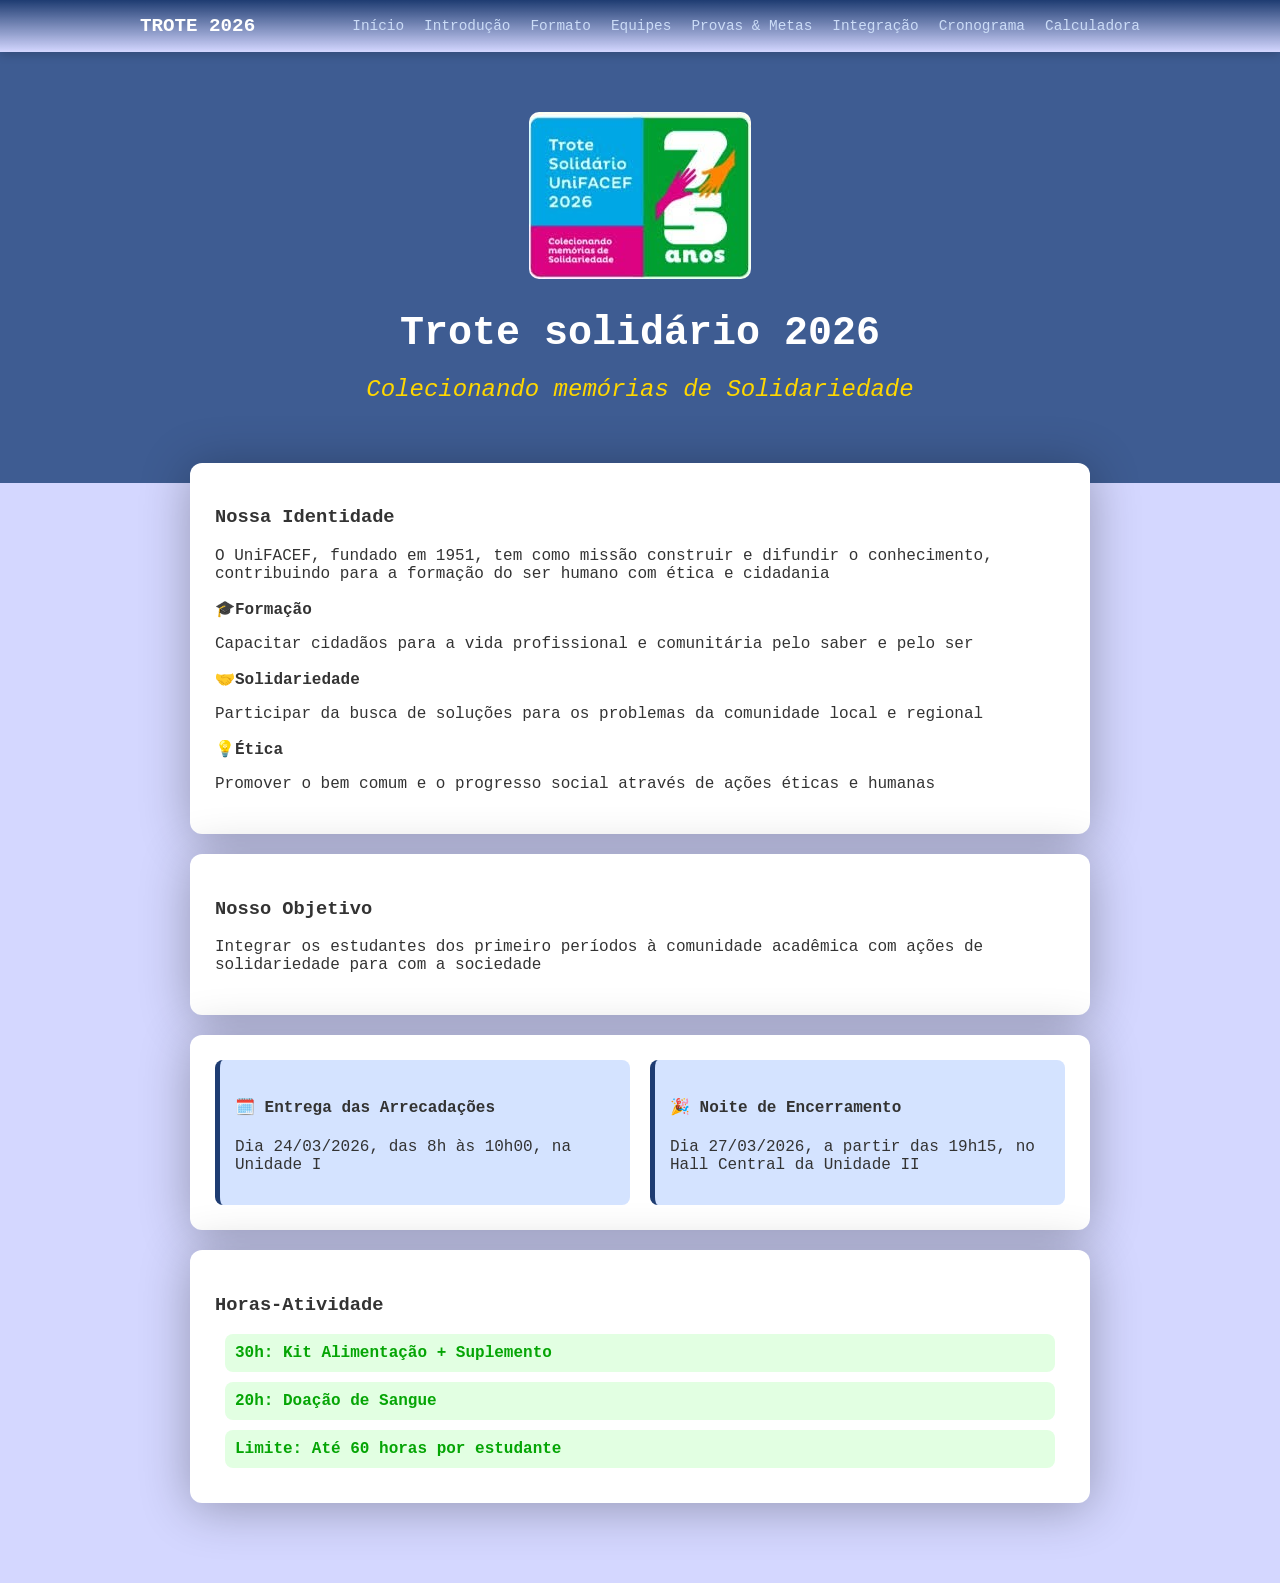
<file: index.html>
<!DOCTYPE html>
<html lang="pt-br">
<head>
    <meta charset="UTF-8">
    <meta name="viewport" content="width=device-width, initial-scale=1.0">
    <link rel="stylesheet" href="style.css">
    <title>Trote Solidário</title>
</head>
<body>

    <nav class="menu-principal">

        <div class="menu-container">
            <a href="index.html" class="logo">Trote 2026</a>

            <ul class="lista">
                
                <li> <a href="index.html"> Início </a> </li>

                <li> <a href="introducao.html"> Introdução </a> </li>

                <li> <a href="formato.html"> Formato </a> </li>

                <li> <a href="equipes.html"> Equipes </a> </li>

                <li> <a href="provas.html"> Provas & Metas </a> </li>

                <li> <a href="integracao.html"> Integração </a> </li>
                
                <li> <a href="cronograma.html"> Cronograma </a> </li>

                <li> <a href="calculadora.html"> Calculadora </a> </li>
            
            </ul>
            
        </div>

    </nav>

    <header class="cabecalho">
        <div class="cabecalho-container">

            <img src="trote-solidario.png" alt="Trote solidário 2026">            
            <h1> Trote solidário 2026 </h1>
            <h2> Colecionando memórias de Solidariedade </h2>

        </div>
    </header>

    <main class="principal">

        <section class="secao">
            <h3>Nossa Identidade</h3>
            <p>O UniFACEF, fundado em 1951, tem como missão construir e difundir o conhecimento, contribuindo para a formação do ser humano com ética e cidadania</p>
            <strong>🎓Formação</strong>
            <p>Capacitar cidadãos para a vida profissional e comunitária pelo saber e pelo ser</p>
            <strong>🤝Solidariedade</strong>
            <p>Participar da busca de soluções para os problemas da comunidade local e regional</p>
            <strong>💡Ética</strong>
            <p>Promover o bem comum e o progresso social através de ações éticas e humanas</p>           
        </section>

        <section class="secao">
            <h3>Nosso Objetivo</h3>
            <p>Integrar os estudantes dos primeiro períodos à comunidade acadêmica com ações de solidariedade para com a sociedade</p>
        </section>

        <section class="secao" id="section3">
            <div>
                <h4>🗓️ Entrega das Arrecadações</h4>
                <p>Dia 24/03/2026, das 8h às 10h00, na Unidade I</p>
            </div>
                
            <div>
                <h4>🎉 Noite de Encerramento</h4>
                <p>Dia 27/03/2026, a partir das 19h15, no Hall Central da Unidade II</p>
            </div>
        </section>

        <section class="secao" id="section4">
            <h3>Horas-Atividade</h3>
            <div class="caixa-importante">30h: Kit Alimentação + Suplemento</div>
            <div class="caixa-importante">20h: Doação de Sangue</div>
            <div class="caixa-importante">Limite: Até 60 horas por estudante</div>
        </section>

    </main>

</body>
</html>
</file>
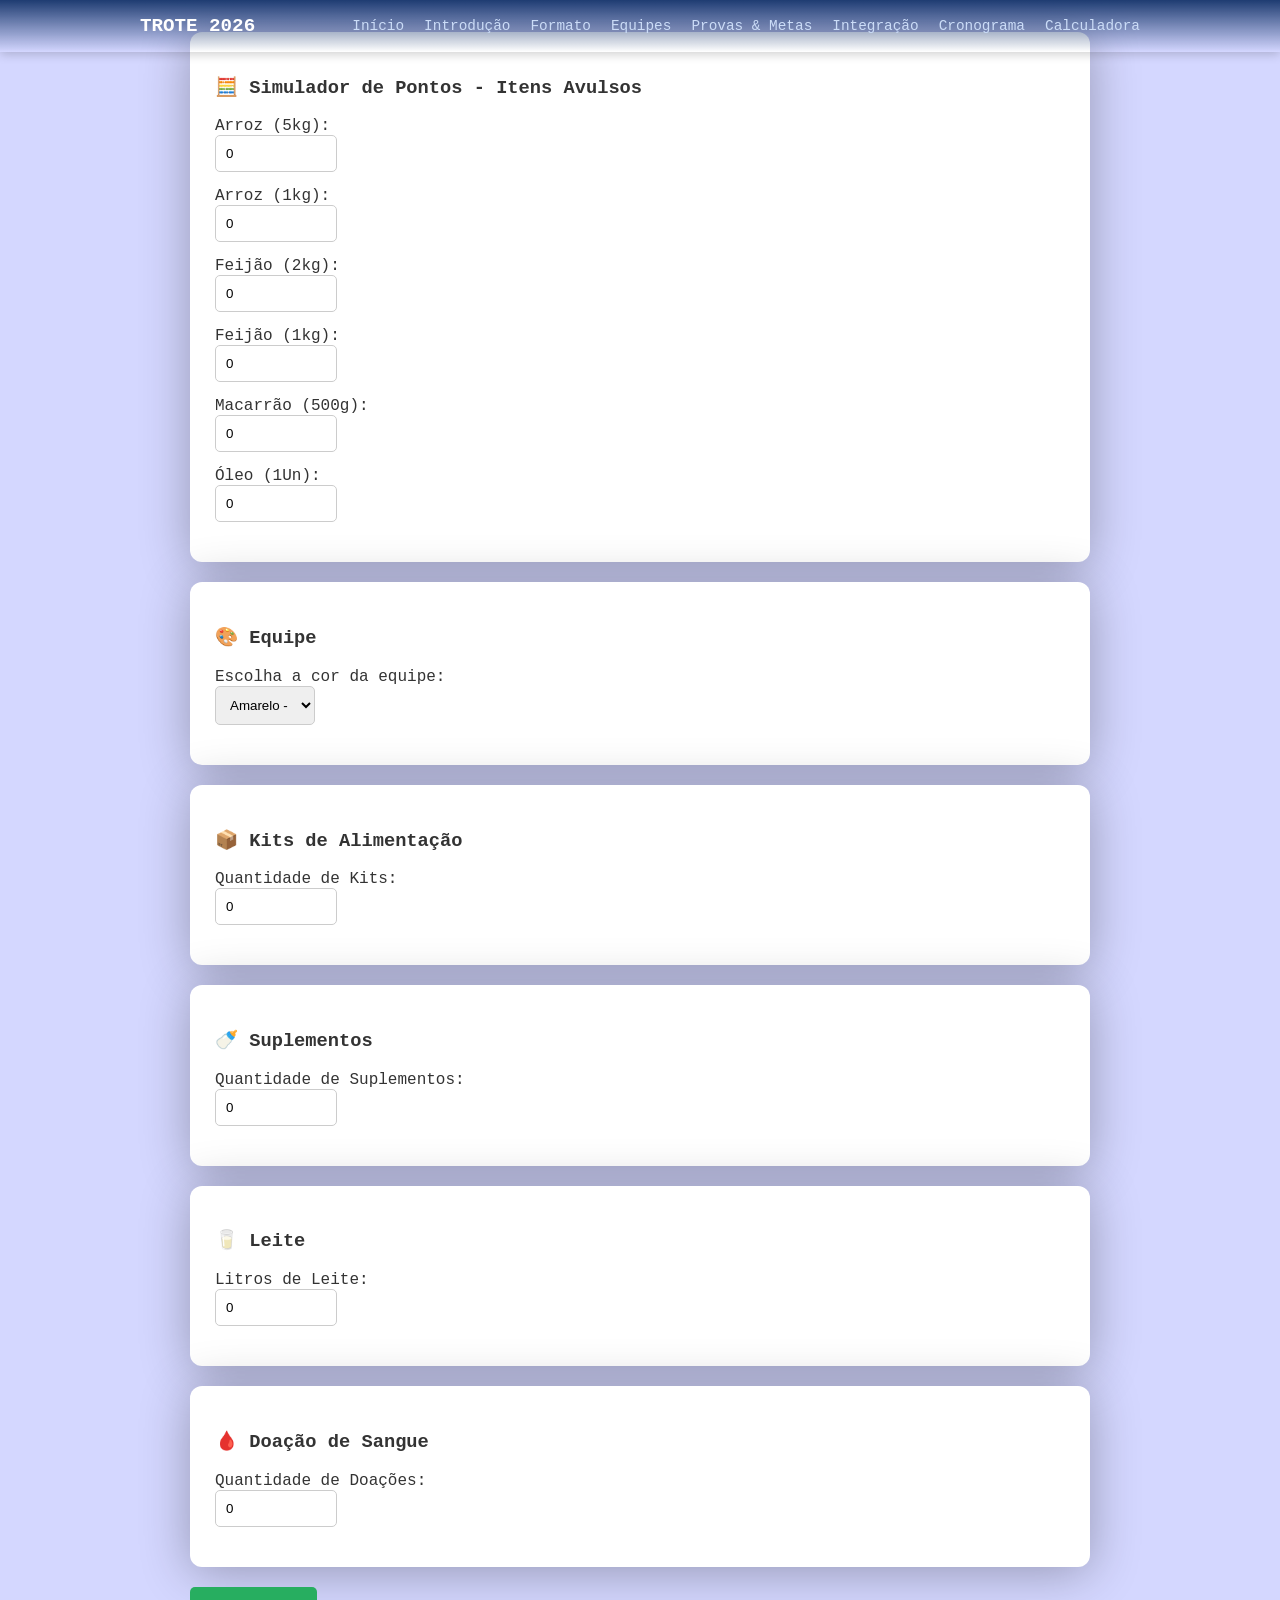
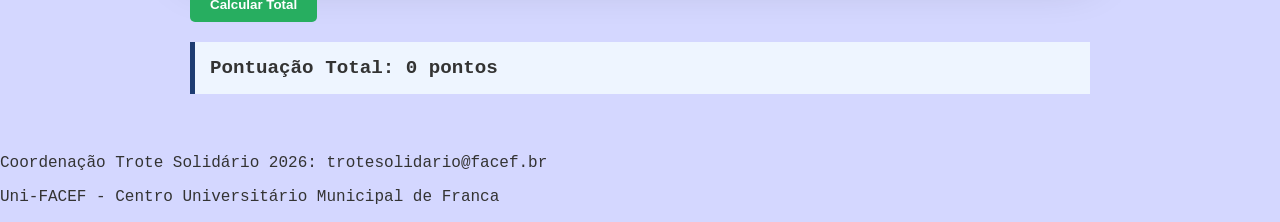
<file: calculadora.html>
<!DOCTYPE html>
<html lang="pt-br">
<head>
    <meta charset="UTF-8"/>
    <link rel="stylesheet" href="style.css">
    <script src="script.js" defer></script>
    <title> Trote Solidário </title>
</head>
 
<body>
 
<nav class="menu-principal">
    <div class="menu-container">
        <a href="index.html" class="logo"> Trote 2026 </a>
        <ul class="lista">
            <li><a href="index.html"> Início </a></li> 
            <li><a href="introducao.html"> Introdução </a></li>
            <li><a href="formato.html"> Formato </a></li> 
            <li><a href="equipes.html"> Equipes </a></li>
            <li><a href="provas.html"> Provas & Metas </a></li> 
            <li><a href="integracao.html"> Integração </a></li>
            <li><a href="cronograma.html"> Cronograma </a></li> 
            <li><a href="calculadora.html"> Calculadora </a></li>
        </ul>    
    </div> 
</nav>
 
<main class="principal">
 
    <section>
        <h3> 🧮 Simulador de Pontos - Itens Avulsos </h3>
        <div>
 
            <div class="form-group">
                <label> Arroz (5kg): </label>
                <input type="number" value="0" min="0" id="qtdeArroz"/>
            </div>
 
            <div class="form-group">
                <label> Arroz (1kg): </label>
                <input type="number" value="0" min="0" id="qtdeArroz1kg"/>
            </div>
 
            <div class="form-group">
                <label> Feijão (2kg): </label>
                <input type="number" value="0" min="0" id="qtdeFeijao"/>
            </div>
 
            <div class="form-group">
                <label> Feijão (1kg): </label>
                <input type="number" value="0" min="0" id="qtdeFeijao1kg"/>
            </div>
 
            <div class="form-group">
                <label> Macarrão (500g): </label>
                <input type="number" value="0" min="0" id="qtdeMacarrao"/>
            </div>
 
            <div class="form-group">
                <label> Óleo (1Un): </label>
                <input type="number" value="0" min="0" id="qtdeOleo"/>
            </div>
 
        </div>
    </section>  
 
 
    <section>
        <h3> 🎨 Equipe </h3>
        <div>
 
            <div class="form-group">
                <label> Escolha a cor da equipe: </label>
                <select id="cor">
                    <option value="amarelo"> Amarelo - Comunicação Social </option>
                    <option value="cinza"> Cinza - Psicologia </option>
                    <option value="laranja"> Laranja - Letras </option>
                    <option value="marrom"> Marrom - Medicina </option>
                    <option value="preto"> Preto - Eng. Software </option>
                    <option value="rosa"> Rosa - Ciências Contábeis </option>
                    <option value="roxo"> Roxo - Engenharias </option>
                    <option value="verde"> Verde - Computação </option>
                    <option value="vermelho"> Vermelho - Administração </option>
                </select>
            </div>
 
        </div>
    </section>
 
 
    <section>
        <h3> 📦 Kits de Alimentação </h3>
        <div>
 
            <div class="form-group">
                <label> Quantidade de Kits: </label>
                <input type="number" id="qtdeKits" min="0" value="0"/>
            </div>
 
        </div>
    </section>
 
 
    <section>
        <h3> 🍼 Suplementos </h3>
        <div>
 
            <div class="form-group">
                <label> Quantidade de Suplementos: </label>
                <input type="number" id="qtdeSuplemento" min="0" value="0"/>
            </div>
 
        </div>
    </section>
 
 
    <section>
        <h3> 🥛 Leite </h3>
        <div>
 
            <div class="form-group">
                <label> Litros de Leite: </label>
                <input type="number" id="qtdeLeite" min="0" value="0"/>
            </div>
 
        </div>
    </section>
 
 
    <section>
        <h3> 🩸 Doação de Sangue </h3>
        <div>
 
            <div class="form-group">
                <label> Quantidade de Doações: </label>
                <input type="number" id="qtdeSangue" min="0" value="0"/>
            </div>
 
        </div>
    </section>
 
 
    <button onclick="calcular()"> Calcular Total </button>
 
    <div id="result" class="resultado">
        Pontuação Total: 0 pontos
    </div>
 
</main>    
 
<footer>
    <p>Coordenação Trote Solidário 2026: trotesolidario@facef.br</p>
    <p>Uni-FACEF - Centro Universitário Municipal de Franca</p>
</footer>
</file>
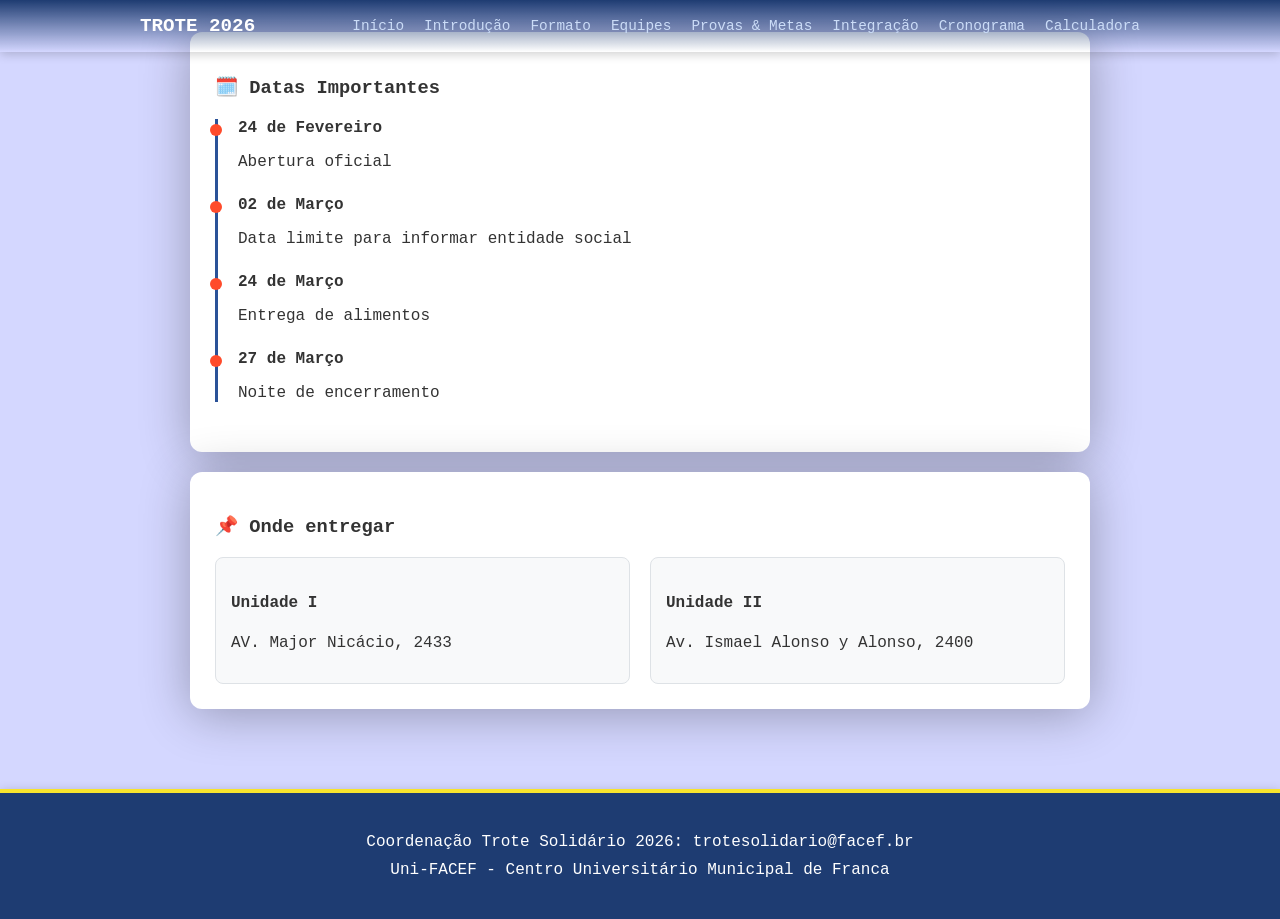
<file: cronograma.html>
<!DOCTYPE html>
<html lang="pt-br">
<head>
    <meta charset="UTF-8">
    <meta name="viewport" content="width=device-width, initial-scale=1.0">
    <link rel="stylesheet" href="style.css">
    <title>Cronograma - Trote 2026</title>
</head>
<body>

    <nav class="menu-principal">

        <div class="menu-container">
            <a href="index.html" class="logo">Trote 2026</a>

            <ul class="lista">
                
                <li> <a href="index.html"> Início </a> </li>

                <li> <a href="introducao.html"> Introdução </a> </li>

                <li> <a href="formato.html"> Formato </a> </li>

                <li> <a href="equipes.html"> Equipes </a> </li>

                <li> <a href="provas.html"> Provas & Metas </a> </li>

                <li> <a href="integracao.html"> Integração </a> </li>
                
                <li> <a href="cronograma.html"> Cronograma </a> </li>

                <li> <a href="calculadora.html"> Calculadora </a> </li>
            
            </ul>
            
        </div>

    </nav>

    <main class="principal">

        <section>

            <h3>🗓️ Datas Importantes</h3>

            <div class="timeline">

                <div class="evento">
                    
                    <strong>24 de Fevereiro</strong>
                    <p>Abertura oficial</p>
                
                </div>

                <div class="evento">
                
                    <strong>02 de Março</strong>
                    <p>Data limite para informar entidade social</p>
                
                </div>

                <div class="evento">
                
                    <strong>24 de Março</strong>
                    <p>Entrega de alimentos</p>

                </div>

                <div class="evento">
                
                    <strong>27 de Março</strong>
                    <p>Noite de encerramento</p>

                </div>
            
            </div>
        </section>

        <section>
            <h3>📌 Onde entregar</h3>
            
            <div class="grid-locais">
                <div class="local">
                    <h4>Unidade I</h4>
                    <p>AV. Major Nicácio, 2433</p>
                </div>

                <div class="local">
                    <h4>Unidade II</h4>
                    <p>Av. Ismael Alonso y Alonso, 2400</p>
                </div>
            </div>

        </section>

    </main>

    <footer class="rodape">
            <div class="menu-rodape">
                <p>Coordenação Trote Solidário 2026: trotesolidario@facef.br</p>
                <p>Uni-FACEF - Centro Universitário Municipal de Franca</p>
            </div>
        </footer>
</body>
</html>
</file>
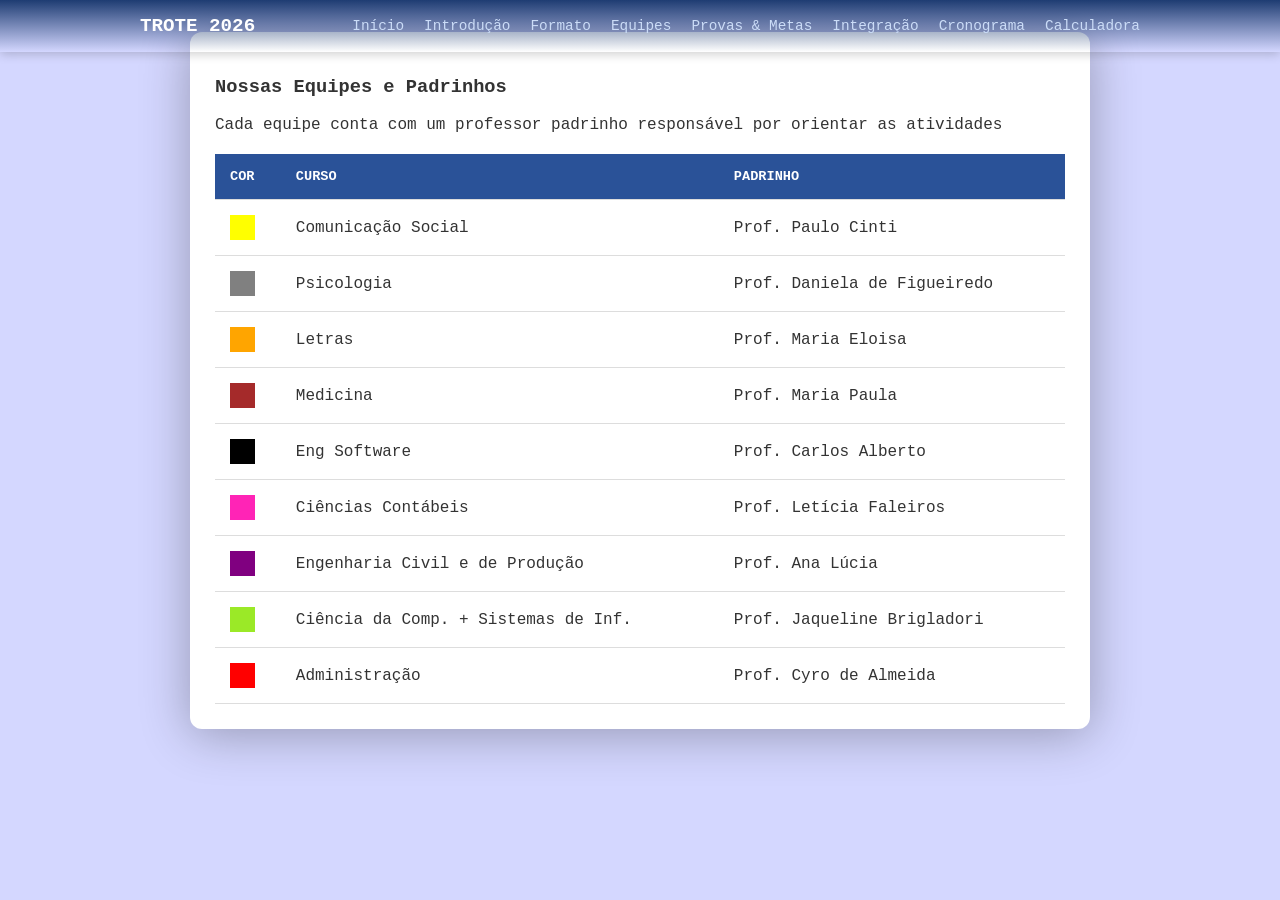
<file: equipes.html>
<!DOCTYPE html>
<html lang="pt-br">
<head>
    <meta charset="UTF-8">
    <meta name="viewport" content="width=device-width, initial-scale=1.0">
    <link rel="stylesheet" href="style.css">
    <title>Trote Solidário</title>
</head>
<body>

    <nav class="menu-principal">

        <div class="menu-container">
            <a href="index.html" class="logo">Trote 2026</a>

            <ul class="lista">
                
                <li> <a href="index.html"> Início </a> </li>

                <li> <a href="introducao.html"> Introdução </a> </li>

                <li> <a href="formato.html"> Formato </a> </li>

                <li> <a href="equipes.html"> Equipes </a> </li>

                <li> <a href="provas.html"> Provas & Metas </a> </li>

                <li> <a href="integracao.html"> Integração </a> </li>
                
                <li> <a href="cronograma.html"> Cronograma </a> </li>

                <li> <a href="calculadora.html"> Calculadora </a> </li>
            
            </ul>
            
        </div>

    </nav>

    <main class="principal">

        <section class="equipes">
          
            <h3>Nossas Equipes e Padrinhos</h3>

            <p>Cada equipe conta com um professor padrinho responsável por orientar as atividades</p>

            <table>

                <thead>
                    <tr> 
                        <th>Cor</th>
                        <th>Curso</th>
                        <th>Padrinho</th> 
                    </tr> 
                </thead>

                <tbody>
                    <tr>
                        <td> <div class="amarelo"></div> </td> 
                        <td>Comunicação Social</td>
                        <td>Prof. Paulo Cinti</td>
                    </tr>
                    
                    <tr>
                        <td> <div class="cinza"></div> </td> 
                        <td>Psicologia</td>
                        <td>Prof. Daniela de Figueiredo</td>
                    </tr>

                    <tr>
                        <td> <div class="laranja"></div> </td> 
                        <td>Letras</td>
                        <td>Prof. Maria Eloisa</td>
                    </tr>

                    <tr>
                        <td> <div class="marrom"></div> </td> 
                        <td>Medicina</td>
                        <td>Prof. Maria Paula</td>
                    </tr>

                    <tr>
                        <td> <div class="preto"></div> </td> 
                        <td>Eng Software</td>
                        <td>Prof. Carlos Alberto</td>
                    </tr>

                    <tr>
                        <td> <div class="rosa"></div> </td> 
                        <td>Ciências Contábeis</td>
                        <td>Prof. Letícia Faleiros</td>
                    </tr>

                    <tr>
                        <td> <div class="roxo"></div> </td> 
                        <td>Engenharia Civil e de Produção</td>
                        <td>Prof. Ana Lúcia</td>
                    </tr>

                    <tr>
                        <td> <div class="verde"></div> </td> 
                        <td>Ciência da Comp. + Sistemas de Inf.</td>
                        <td>Prof. Jaqueline Brigladori</td>
                    </tr>

                    <tr>
                        <td> <div class="vermelho"></div> </td> 
                        <td>Administração</td>
                        <td>Prof. Cyro de Almeida</td>
                    </tr>
                </tbody>
            
            </table>
            
        </section>

    </main>

</body>
</html>
</file>
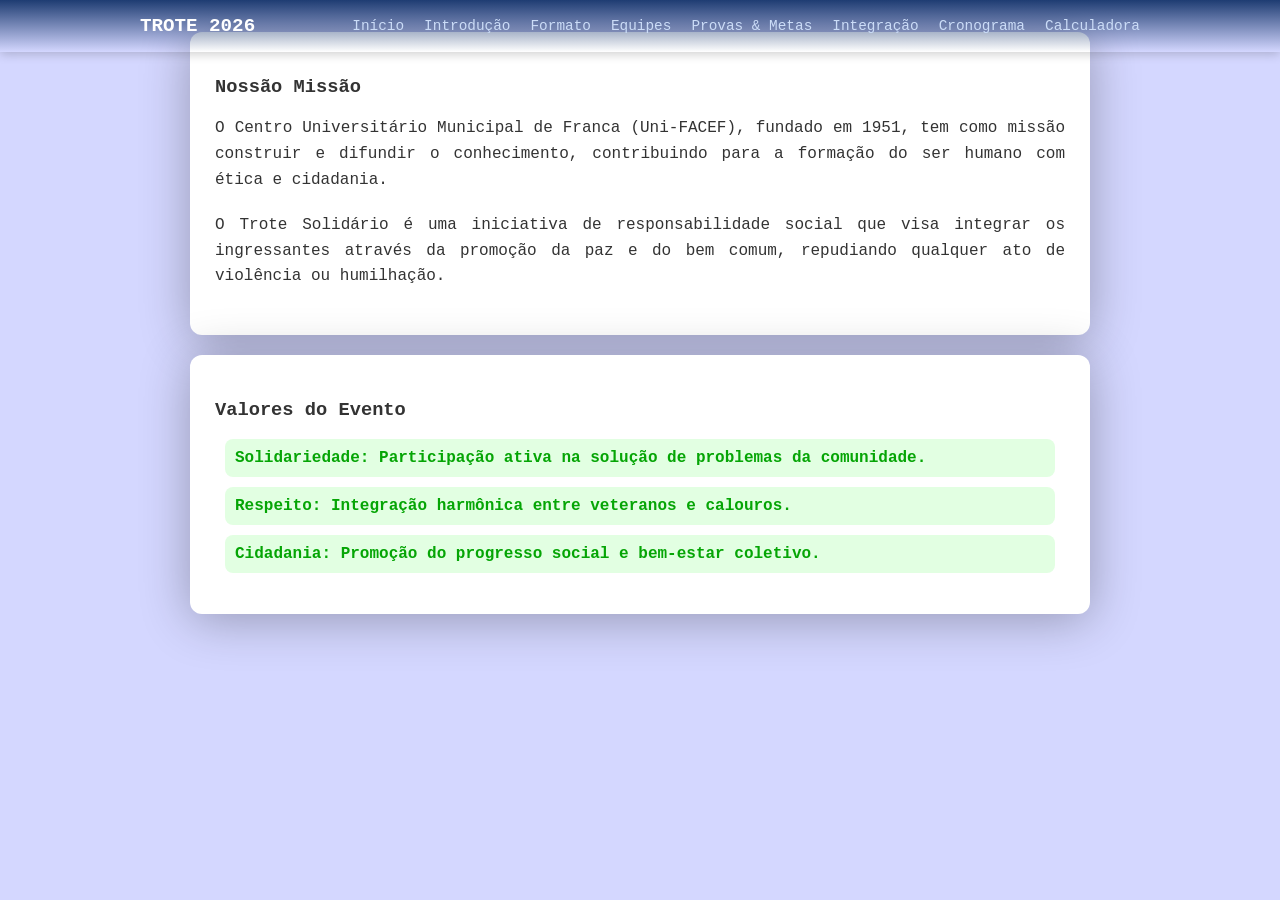
<file: introducao.html>
<!DOCTYPE html>
<html lang="pt-br">
<head>
    <meta charset="UTF-8">
    <meta name="viewport" content="width=device-width, initial-scale=1.0">
    <link rel="stylesheet" href="style.css">
    <title>Trote Solidário</title>
</head>
<body>

    <nav class="menu-principal">

        <div class="menu-container">
            <a href="index.html" class="logo">Trote 2026</a>

            <ul class="lista">
                
                <li> <a href="index.html"> Início </a> </li>

                <li> <a href="introducao.html"> Introdução </a> </li>

                <li> <a href="formato.html"> Formato </a> </li>

                <li> <a href="equipes.html"> Equipes </a> </li>

                <li> <a href="provas.html"> Provas & Metas </a> </li>

                <li> <a href="integracao.html"> Integração </a> </li>
                
                <li> <a href="cronograma.html"> Cronograma </a> </li>

                <li> <a href="calculadora.html"> Calculadora </a> </li>
            
            </ul>
            
        </div>

    </nav>

    <main class="principal">

        <section class="missao">
            
            <h3>Nossão Missão</h3>
            
            <p>
                O Centro Universitário Municipal de Franca (Uni-FACEF), fundado em 1951, 
                tem como missão construir e difundir o conhecimento, contribuindo para a 
                formação do ser humano com ética e cidadania.
            </p>

            <p>
                O Trote Solidário é uma iniciativa de responsabilidade social que visa integrar 
                os ingressantes através da promoção da paz e do bem comum, repudiando qualquer 
                ato de violência ou humilhação.
            </p>
        </section>

        <section class="valores">
            <h3>Valores do Evento</h3>

            <ul>
                <li class="caixa-importante"> <strong>Solidariedade: </strong>
                    Participação ativa na solução de problemas da comunidade.</li>
                
                <li class="caixa-importante"> <strong>Respeito: </strong>
                    Integração harmônica entre veteranos e calouros.</li>
                
                <li class="caixa-importante"> <strong>Cidadania: </strong>
                    Promoção do progresso social e bem-estar coletivo.</li>
            </ul>
        </section>

    </main>

</body>
</html>
</file>
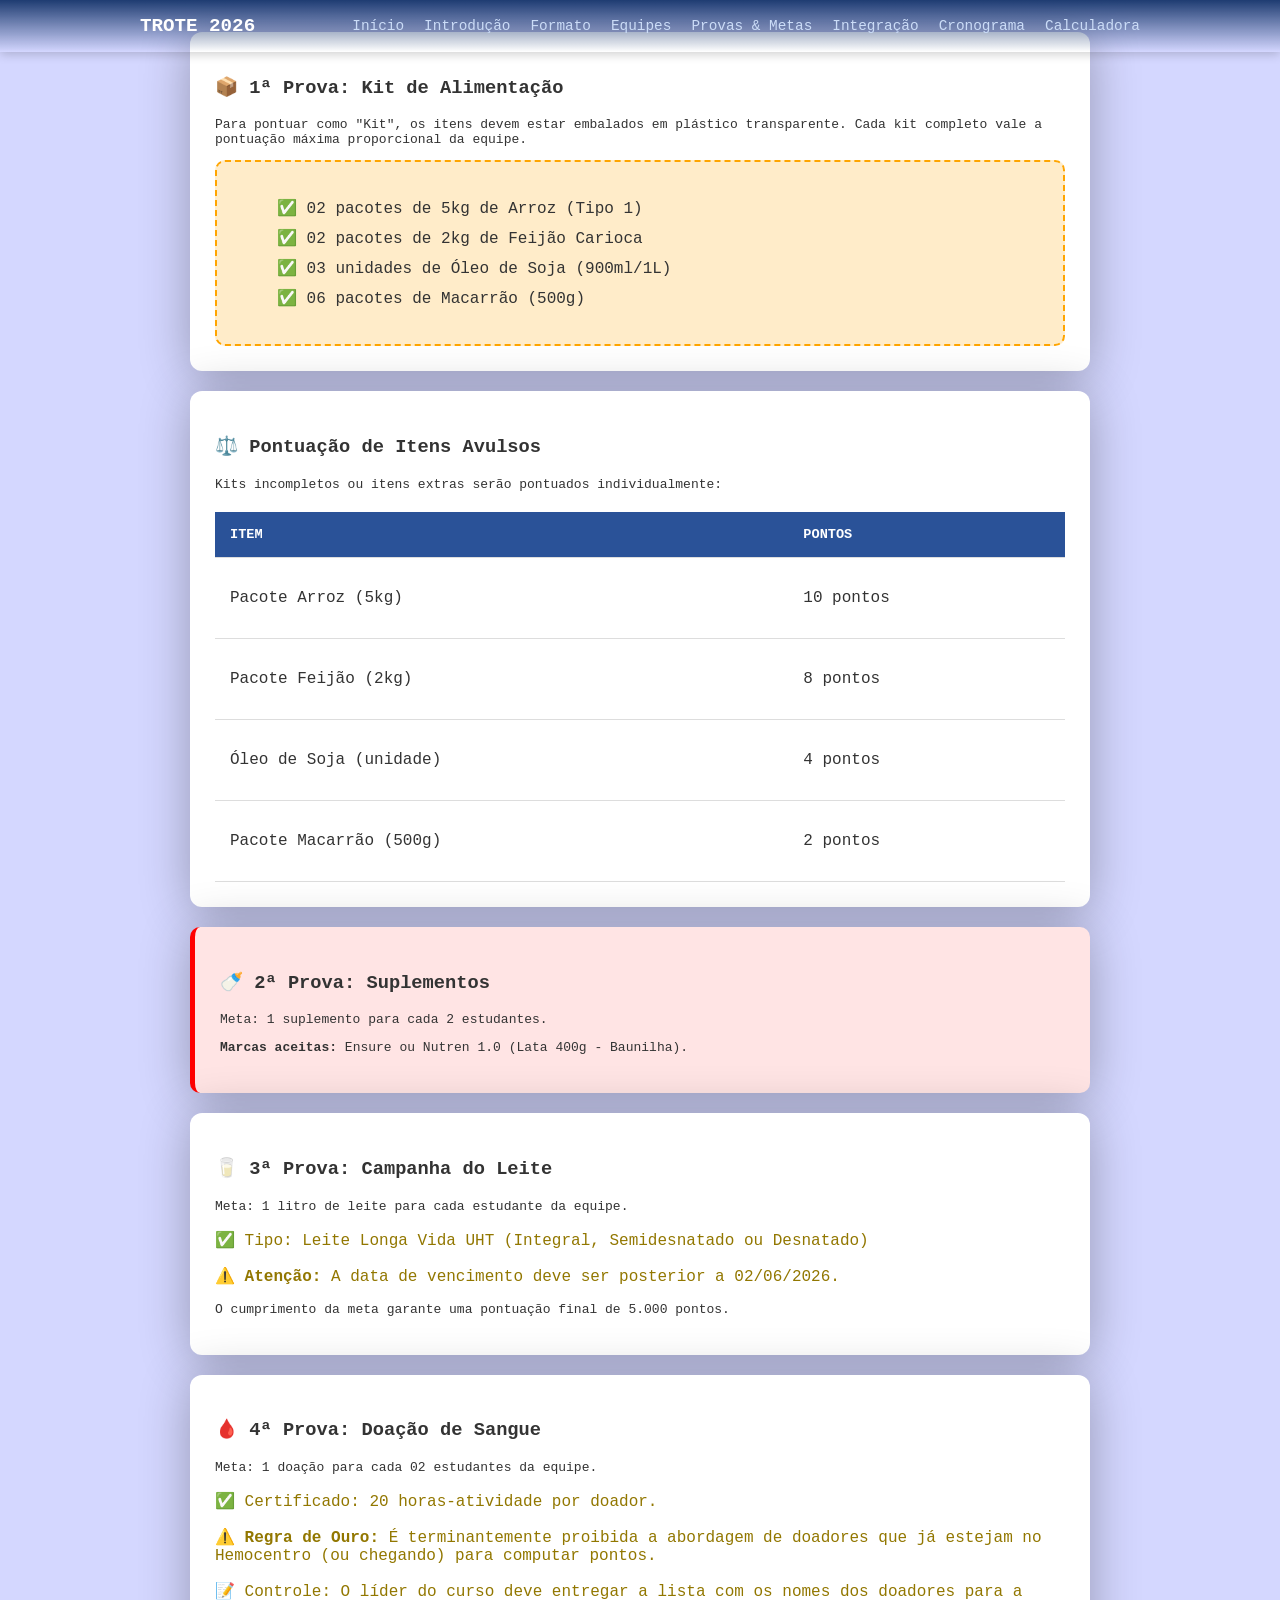
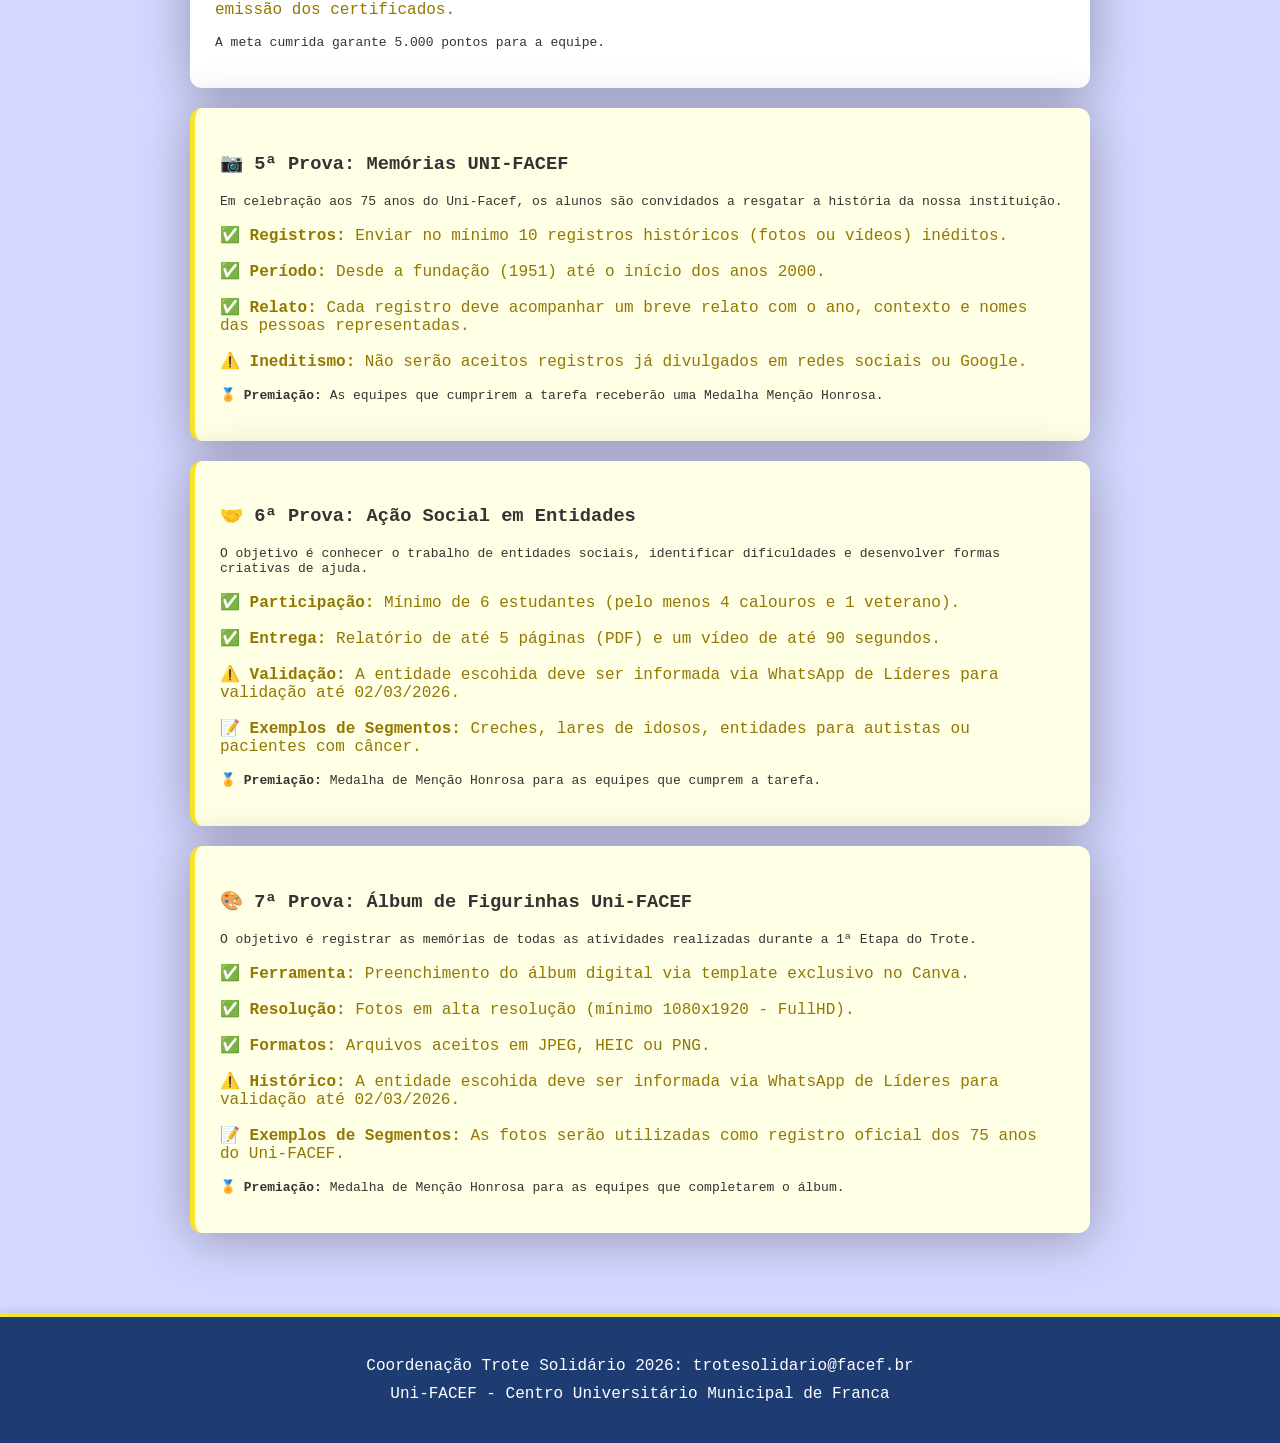
<file: provas.html>
<!DOCTYPE html>
<html lang="pt-br">
<head>
    <meta charset="UTF-8">
    <meta name="viewport" content="width=device-width, initial-scale=1.0">
    <link rel="stylesheet" href="style.css">
    <title>Trote Solidário</title>
</head>
<body>

    <nav class="menu-principal">

        <div class="menu-container">
            <a href="index.html" class="logo">Trote 2026</a>

            <ul class="lista">
                
                <li> <a href="index.html"> Início </a> </li>

                <li> <a href="introducao.html"> Introdução </a> </li>

                <li> <a href="formato.html"> Formato </a> </li>

                <li> <a href="equipes.html"> Equipes </a> </li>

                <li> <a href="provas.html"> Provas & Metas </a> </li>

                <li> <a href="integracao.html"> Integração </a> </li>
                
                <li> <a href="cronograma.html"> Cronograma </a> </li>

                <li> <a href="calculadora.html"> Calculadora </a> </li>
            
            </ul>
            
        </div>

    </nav>

    <main class="principal">

        <section class="primeira-prova">
            
            <h3>📦 1ª Prova: Kit de Alimentação</h3>

            <p class="fonte-menor">Para pontuar como "Kit", os itens devem estar embalados em plástico transparente. Cada kit completo vale a pontuação máxima proporcional da equipe.</p>

            <div class="caixa-laranja">
                <ul id="itens-kit">
                    <li>✅ 02 pacotes de 5kg de Arroz (Tipo 1)</li>
                    <li>✅ 02 pacotes de 2kg de Feijão Carioca</li>
                    <li>✅ 03 unidades de Óleo de Soja (900ml/1L)</li>
                    <li>✅ 06 pacotes de Macarrão (500g)</li>
                </ul>
            </div>

        </section>

        <section class="valores">
            <h3>⚖️ Pontuação de Itens Avulsos</h3>

            <p class="fonte-menor">Kits incompletos ou itens extras serão pontuados individualmente:</p>

            <table>

                <thead>
                    <tr>
                        <th>ITEM</th>
                        <th>PONTOS</th> 
                    </tr> 
                </thead>

                <tbody>
                    <tr>
                    <td> <p>Pacote Arroz (5kg)</p> </td> 
                    <td>10 pontos</td>
                    </tr>
                    
                    <tr>
                    <td> <p>Pacote Feijão (2kg)</p> </td> 
                    <td>8 pontos</td>
                    </tr>

                    <tr>
                    <td> <p>Óleo de Soja (unidade)</p> </td> 
                    <td>4 pontos</td>
                    </tr>

                    <tr>
                    <td> <p>Pacote Macarrão (500g)</p> </td> 
                    <td>2 pontos</td>
                    </tr>
                </tbody>
            
            </table>
            
        </section>

        <section class="segunda-prova">
            <h3>🍼 2ª Prova: Suplementos</h3>

            <p class="fonte-menor">Meta: 1 suplemento para cada 2 estudantes.</p>

            <p class="fonte-menor"><strong>Marcas aceitas: </strong>Ensure ou Nutren 1.0 (Lata 400g - Baunilha).</p>

        </section>

        <section class="terceira-prova">
            
            <h3>🥛 3ª Prova: Campanha do Leite</h3>

            <p class="fonte-menor">Meta: 1 litro de leite para cada estudante da equipe.</p>

            <p class="texto-destacado">✅ Tipo: Leite Longa Vida UHT (Integral, Semidesnatado ou Desnatado)</p>
            <p class="texto-destacado">⚠️ <strong>Atenção: </strong>A data de vencimento deve ser posterior a 02/06/2026.</p>

            <p class="fonte-menor">O cumprimento da meta garante uma pontuação final de 5.000 pontos.</p>

        </section>

        <section class="quarta-prova">
            
            <h3>🩸 4ª Prova: Doação de Sangue</h3>

            <p class="fonte-menor">Meta: 1 doação para cada 02 estudantes da equipe.</p>

            <p class="texto-destacado">✅ Certificado: 20 horas-atividade por doador.</p>
            <p class="texto-destacado">⚠️ <strong>Regra de Ouro: </strong>É terminantemente proibida a abordagem de doadores que já estejam no Hemocentro (ou chegando) para computar pontos.</p>
            <p class="texto-destacado">📝 Controle: O líder do curso deve entregar a lista com os nomes dos doadores para a emissão dos certificados.</p>

            <p class="fonte-menor">A meta cumrida garante 5.000 pontos para a equipe.</p>

        </section>

        <section class="prova-amarela">
            
            <h3>📷 5ª Prova: Memórias UNI-FACEF</h3>

            <p class="fonte-menor">Em celebração aos 75 anos do Uni-Facef, os alunos são convidados a resgatar a história da nossa instituição.</p>

            <p class="texto-destacado">✅ <strong>Registros: </strong>Enviar no mínimo 10 registros históricos (fotos ou vídeos) inéditos.</p>
            <p class="texto-destacado">✅ <strong>Período: </strong>Desde a fundação (1951) até o início dos anos 2000.</p>
            <p class="texto-destacado">✅ <strong>Relato: </strong>Cada registro deve acompanhar um breve relato com o ano, contexto e nomes das pessoas representadas.</p>
            <p class="texto-destacado">⚠️ <strong>Ineditismo: </strong>Não serão aceitos registros já divulgados em redes sociais ou Google.</p>
            <p class="fonte-menor">🏅 <strong>Premiação: </strong>As equipes que cumprirem a tarefa receberão uma Medalha Menção Honrosa.</p>

        </section>

        <section class="prova-amarela">
            
            <h3>🤝 6ª Prova: Ação Social em Entidades</h3>

            <p class="fonte-menor">O objetivo é conhecer o trabalho de entidades sociais, identificar dificuldades e desenvolver formas criativas de ajuda.</p>

            <p class="texto-destacado">✅ <strong>Participação: </strong>Mínimo de 6 estudantes (pelo menos 4 calouros e 1 veterano).</p>
            <p class="texto-destacado">✅ <strong>Entrega: </strong>Relatório de até 5 páginas (PDF) e um vídeo de até 90 segundos.</p>
            <p class="texto-destacado">⚠️ <strong>Validação: </strong>A entidade escohida deve ser informada via WhatsApp de Líderes para validação até 02/03/2026.</p>
            <p class="texto-destacado">📝 <strong>Exemplos de Segmentos: </strong>Creches, lares de idosos, entidades para autistas ou pacientes com câncer.</p>
            <p class="fonte-menor">🏅 <strong>Premiação: </strong>Medalha de Menção Honrosa para as equipes que cumprem a tarefa.</p>

        </section>

        <section class="prova-amarela">
            
            <h3>🎨 7ª Prova: Álbum de Figurinhas Uni-FACEF</h3>

            <p class="fonte-menor">O objetivo é registrar as memórias de todas as atividades realizadas durante a 1ª Etapa do Trote.</p>

            <p class="texto-destacado">✅ <strong>Ferramenta: </strong>Preenchimento do álbum digital via template exclusivo no Canva.</p>
            <p class="texto-destacado">✅ <strong>Resolução: </strong>Fotos em alta resolução (mínimo 1080x1920 - FullHD).</p>
            <p class="texto-destacado">✅ <strong>Formatos: </strong>Arquivos aceitos em JPEG, HEIC ou PNG.</p>
            <p class="texto-destacado">⚠️ <strong>Histórico: </strong>A entidade escohida deve ser informada via WhatsApp de Líderes para validação até 02/03/2026.</p>
            <p class="texto-destacado">📝 <strong>Exemplos de Segmentos: </strong>As fotos serão utilizadas como registro oficial dos 75 anos do Uni-FACEF.</p>
            <p class="fonte-menor">🏅 <strong>Premiação: </strong>Medalha de Menção Honrosa para as equipes que completarem o álbum.</p>

        </section>

    </main>

    <footer class="rodape">
            <div class="menu-rodape">
                <p>Coordenação Trote Solidário 2026: trotesolidario@facef.br</p>
                <p>Uni-FACEF - Centro Universitário Municipal de Franca</p>
            </div>
        </footer>
</body>
</html>
</file>
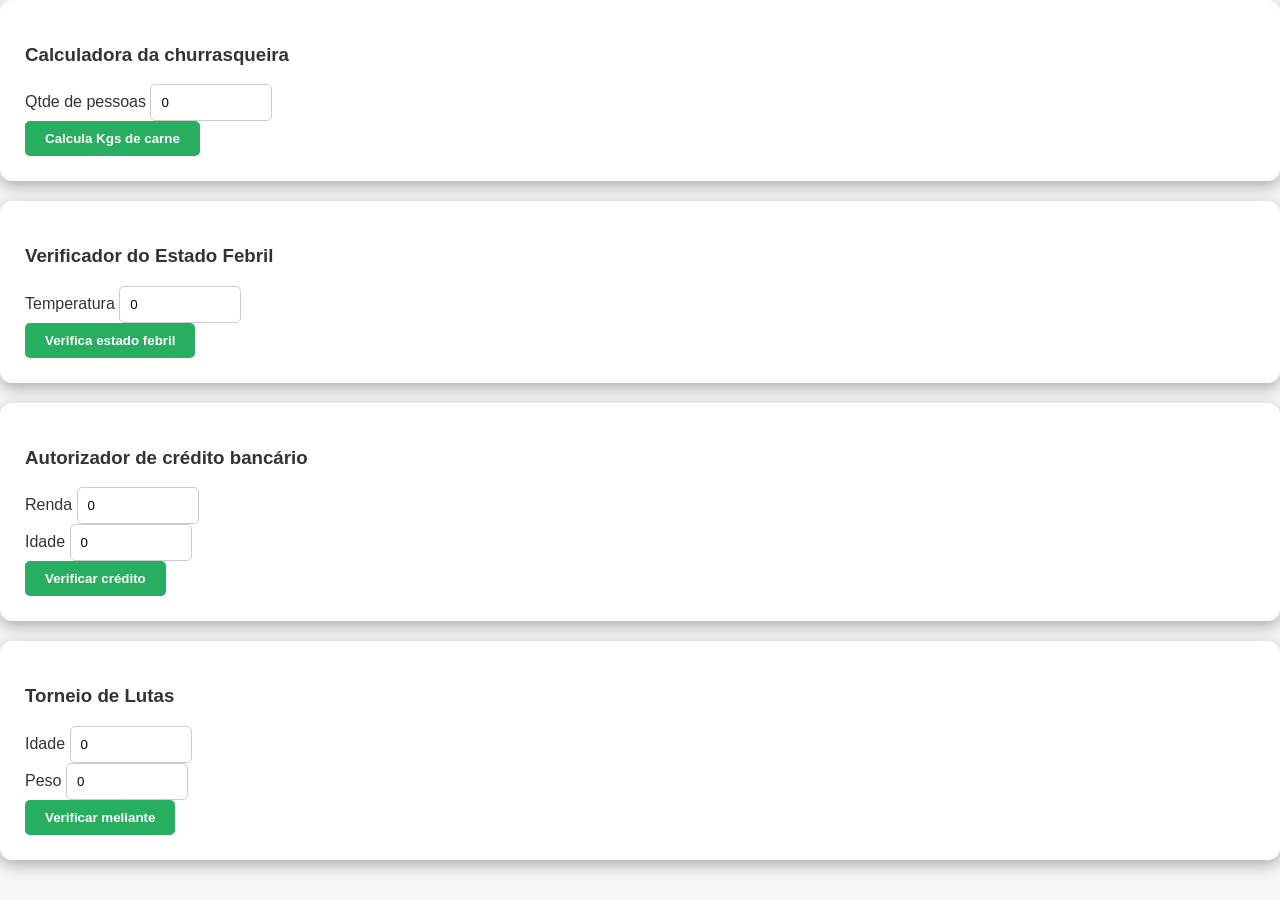
<file: exercícios/exercícios.html>
<!DOCTYPE html>
<html lang="pt-br">
    <head>
        <meta charset="UTF-8">
        <link rel="stylesheet" href="style.css">
        <title>Exercícios</title>
        <script src="script.js" defer></script>
    </head>
    <body>
        <section>
            <h3>Calculadora da churrasqueira</h3>
            <div>
                <label>Qtde de pessoas</label>
                <input type="number" id="qtdePessoas" value="0" min="0">
            </div>
            <button onclick="churras()">
                Calcula Kgs de carne
            </button>
            <div id="resultadoChurras">

            </div>
        </section>

        <section>
            <h3>Verificador do Estado Febril</h3>
            <div>
                <label>Temperatura</label>
                <input type="number" id="temperatura" value="0" min="0">
            </div>
            <button onclick="febre()">Verifica estado febril</button>
            <div id="resultadoFebril">

            </div>
        </section>

        <section>
            <h3>Autorizador de crédito bancário</h3>
            <div>
                <label>Renda</label>
                <input type="number" id="renda" value="0" min="0">
            </div>
            <div>
                <label>Idade</label>
                <input type="number" id="idade" value="0" min="0">
            </div>
            <button onclick="credito()">Verificar crédito</button>
            <div id="resultadoCredito">
                
            </div>
        </section>

        <section>
            <h3>Torneio de Lutas</h3>
            <div>
                <label>Idade</label>
                <input type="number" id="idadeLuta" value="0" min="0">
            </div>
            <div>
                <label>Peso</label>
                <input type="number" id="peso" value="0" min="0">
            </div>
            <button onclick="luta()">Verificar meliante</button>
            <div id="resultadoLuta">
                
            </div>
        </section>
    </body>
</html>
</file>
<file: style.css>
body{
    margin: 0;
    font-family: 'Courier New', Courier, monospace;
    background-color:#d4d7ff;
    color: #333;
}

.menu-principal{
    background-image: linear-gradient( #1e3c72, transparent);
    padding: 15px 0;
    position: sticky; top: 0; z-index: 1000;
    box-shadow: 0 2px 10px rgba(0, 0, 0, 0.2); 
}

.menu-container{
    max-width: 1000px;
    margin: 0 auto;
    display: flex;
    justify-content: space-between;
    align-items: center;
    padding: 0 20px;
}

.logo{
    color: white;
    text-decoration: none;
    font-weight: bold;
    font-size: 1.2rem;
    text-transform: uppercase;
}

.lista{
    list-style: none;
    display: flex;
    gap: 20px;
    margin: 0;
    padding: 0;
    color: white;
}

.lista a{
    color: #cbdcf7;
    text-decoration: none;
    font-size: 0.9rem;
    font-weight: 500;
    transition: color 0.3s;
}

.lista a:hover{
    color: #fff;
}

.cabecalho {
    background-color: #3e5c92;
    color: white;
    padding: 60px 20px;
    text-align: center;
}



.cabecalho-container h1{
    font-size: 2.5rem;
    margin-bottom: 5px;
}

.cabecalho-container h2{
    font-weight: 300;
    font-style: italic;
    color: #ffd700;
}

.principal{
    max-width: 900px;
    margin: -40px auto 40px;
    padding: 20px;
}

section{
    background: white;
    margin-bottom: 20px;
    padding: 25px;
    border-radius: 12px;
    box-shadow: 0 5px 50px rgba(0, 0, 0, 0.3);
}

#section3{
    display: flex;
    flex-direction: row;
    gap: 20px;
}

#section3 div{
    background-color: #d4e3ff;
    border-radius: 8px;
    border-left: #1e3c72;
    border-left-width: 5px;
    border-left-style: solid;
    padding: 15px;
    width: 400px;
}

.caixa-importante{
    background-color: rgb(226, 255, 226);
    width: 400px;
    height: 100px;
    margin: 10px;
    border-radius: 8px;
    padding: 10px;
    height: auto;
    width: auto;
    color: rgb(5, 165, 5);
    font-weight: bold;
}

img{
    border-radius: 10px;
}

.missao p{
    line-height: 1.6; /*altura da linha - melhora a leitura de textos longos OBSIDIAN*/
    margin-bottom: 20px;
    text-align: justify; /*alinhamento à esquerda e à direita OBSIDIAN*/
}

.valores ul{
    list-style: none;
    padding: 0;
}

table{
    width: 100%;
    border-collapse: collapse; /* junta as bordas das colunas adjascentes, ficando uma só OBSIDIAN*/
    margin-top: 20px;
    background-color: white;
}

th, td {
    padding: 15px;
    text-align: left;
    border-bottom: 1px solid #ddd;
}
th{
    background-color: #2a5298;
    color: white;
    text-transform: uppercase;
    font-size: 0.85rem;
}

.amarelo{
    width: 25px;
    height: 25px;
    background-color: yellow;
}

.cinza{
    width: 25px;
    height: 25px;
    background-color: gray;
}

.laranja{
    width: 25px;
    height: 25px;
    background-color: orange;
}

.marrom{
    width: 25px;
    height: 25px;
    background-color: brown;
}

.preto{
    width: 25px;
    height: 25px;
    background-color: black;
}

.rosa{
    width: 25px;
    height: 25px;
    background-color: rgb(255, 36, 182);
}

.roxo{
    width: 25px;
    height: 25px;
    background-color: purple;
}

.verde{
    width: 25px;
    height: 25px;
    background-color: rgb(155, 233, 39);
}

.vermelho{
    width: 25px;
    height: 25px;
    background-color: red;
}

#itens-kit{
    list-style: none;
}

#itens-kit li{
    margin-bottom: 10px;
}

.caixa-laranja{
    background-color: rgb(255, 236, 201);
    padding: 20px;
    border: 2px dashed orange;
    border-radius: 10px;
}

.segunda-prova{
    background-color: rgb(255, 228, 228);
    border-radius: 10px;
    border-left: 5px solid red;
}

.texto-destacado{
    color: rgb(146, 119, 0);
}

.fonte-menor{
    font-size: small;
}

.prova-amarela{
    background-color: rgb(255, 255, 230);
    border-left: 5px solid rgb(248, 228, 45);
}

.rodape{
    display: flex;
    justify-content: center;
    align-items: center;
    background-color: #1e3c72;
    padding: 15px 0;
    position: sticky; top: 0; z-index: 1000;
    box-shadow: 0 2px 10px rgba(0, 0, 0, 0.2);
    border-top: 4px solid rgb(248, 228, 45);
}

.menu-rodape{
    max-width: 1000px;
    margin: 0;
    display: flex;
    justify-content: center;
    align-items: center;
    padding: 20px;
    flex-direction: column;
}

.menu-rodape p{
    color: white;
    margin: 5px;
}

tr:hover{
    background-color: #fffce6;
}

.timeline{
    border-left: 3px solid  #2a5298;
    padding-left: 20px;
    margin-top: 20px;
}

.evento{
    margin-bottom: 25px;
    position: relative;
}

.evento::before{
    content: ''; /*sem texto*/
    width: 12px; 
    height: 12px;
    background-color: #ff4b2b;
    border-radius: 50%; /*cria a bolinha*/
    position: absolute; /*cria a bolinha na posição atual*/
    left: -28px; /*vai para a esquerda*/
    top: 5px; /*abaixa 5px*/
}

.grid-locais{
    display: flex;
    gap: 20px;
}

.local{
    flex: 1; /*faz com que ocupe toda a área igualmente*/
    background: #f8f9fa;
    padding: 15px;
    border-radius: 8px;
    border: 1px solid #dee2e6;
}

#caixa-formato .caixa-importante{
    background-color: #d4e3ff;
    border-radius: 8px;
    border-left: #1e3c72;
    border-left-width: 5px;
    border-left-style: solid;
    padding: 15px;
    color: black;
    font-family: Arial, Helvetica;
    font-weight: 100;
}

#homenagem-facef .texto-destacado strong{
    color: rgb(114, 94, 4);
}

#homenagem-facef td{
    padding: 2px;
    padding-left: 15px;
}

.form-group {
    margin-bottom: 15px;
    display: flex;
    flex-direction: column;
}

input, select {
    padding: 10px;
    border-radius: 5px;
    border: 1px solid #ccc;
    width: 100px;
}

button {
    background-color: #27ae60;
    color: white;
    padding: 10px 20px;
    border: none;
    border-radius: 5px;
    cursor: pointer;
    font-weight: bold;
}

.resultado {
    margin-top: 20px;
    padding: 15px;
    background-color: #eef5ff;
    border-left: 5px solid #1e3c72;
    font-weight: bold;
    font-size: 1.2rem;
}
</file>
<file: exercícios/style.css>
body{
    margin: 0;
    font-family: "Segoe UI", sans-serif;
    background-color:#f4f7f6;
    color: #333;
}

.menu-principal{
    background-color: #1e3c72;
    padding: 15px 0;
    position: sticky; top: 0; z-index: 1000;
    box-shadow: 0 2px 10px rgba(0, 0, 0, 0.2); 
}

.menu-container{
    max-width: 1000px;
    margin: 0 auto;
    display: flex;
    justify-content: space-between;
    align-items: center;
    padding: 0 20px;
}

.logo{
    color: white;
    text-decoration: none;
    font-weight: bold;
    font-size: 1.2rem;
    text-transform: uppercase;
}

.lista{
    list-style: none;
    display: flex;
    gap: 20px;
    margin: 0;
    padding: 0;
    color: white;
}

.lista a{
    color: #cbdcf7;
    text-decoration: none;
    font-size: 0.9rem;
    font-weight: 500;
    transition: color 0.3s;
}

.lista a:hover{
    color: #fff;
}

.cabecalho {
    background-color: #3e5c92;
    color: white;
    padding: 60px 20px;
    text-align: center;
}



.cabecalho-container h1{
    font-size: 2.5rem;
    margin-bottom: 5px;
}

.cabecalho-container h2{
    font-weight: 300;
    font-style: italic;
    color: #ffd700;
}

.principal{
    max-width: 900px;
    margin: -40px auto 40px;
    padding: 20px;
}

section{
    background: white;
    margin-bottom: 20px;
    padding: 25px;
    border-radius: 12px;
    box-shadow: 0 5px 15px rgba(0, 0, 0, 0.3);
}

#section3{
    display: flex;
    flex-direction: row;
    gap: 20px;
}

#section3 div{
    background-color: #d4e3ff;
    border-radius: 8px;
    border-left: #1e3c72;
    border-left-width: 5px;
    border-left-style: solid;
    padding: 15px;
    width: 400px;
}

.caixa-importante{
    background-color: rgb(226, 255, 226);
    width: 400px;
    height: 100px;
    margin: 10px;
    border-radius: 8px;
    padding: 10px;
    height: auto;
    width: auto;
    color: rgb(5, 165, 5);
    font-weight: bold;
}

img{
    border-radius: 10px;
}

.missao p{
    line-height: 1.6; /*altura da linha - melhora a leitura de textos longos OBSIDIAN*/
    margin-bottom: 20px;
    text-align: justify; /*alinhamento à esquerda e à direita OBSIDIAN*/
}

.valores ul{
    list-style: none;
    padding: 0;
}

table{
    width: 100%;
    border-collapse: collapse; /* junta as bordas das colunas adjascentes, ficando uma só OBSIDIAN*/
    margin-top: 20px;
    background-color: white;
}

th, td {
    padding: 15px;
    text-align: left;
    border-bottom: 1px solid #ddd;
}
th{
    background-color: #2a5298;
    color: white;
    text-transform: uppercase;
    font-size: 0.85rem;
}

.amarelo{
    width: 25px;
    height: 25px;
    background-color: yellow;
}

.cinza{
    width: 25px;
    height: 25px;
    background-color: gray;
}

.laranja{
    width: 25px;
    height: 25px;
    background-color: orange;
}

.marrom{
    width: 25px;
    height: 25px;
    background-color: brown;
}

.preto{
    width: 25px;
    height: 25px;
    background-color: black;
}

.rosa{
    width: 25px;
    height: 25px;
    background-color: rgb(255, 36, 182);
}

.roxo{
    width: 25px;
    height: 25px;
    background-color: purple;
}

.verde{
    width: 25px;
    height: 25px;
    background-color: rgb(155, 233, 39);
}

.vermelho{
    width: 25px;
    height: 25px;
    background-color: red;
}

#itens-kit{
    list-style: none;
}

#itens-kit li{
    margin-bottom: 10px;
}

.caixa-laranja{
    background-color: rgb(255, 236, 201);
    padding: 20px;
    border: 2px dashed orange;
    border-radius: 10px;
}

.segunda-prova{
    background-color: rgb(255, 228, 228);
    border-radius: 10px;
    border-left: 5px solid red;
}

.texto-destacado{
    color: rgb(146, 119, 0);
}

.fonte-menor{
    font-size: small;
}

.prova-amarela{
    background-color: rgb(255, 255, 230);
    border-left: 5px solid rgb(248, 228, 45);
}

.rodape{
    display: flex;
    justify-content: center;
    align-items: center;
    background-color: #1e3c72;
    padding: 15px 0;
    position: sticky; top: 0; z-index: 1000;
    box-shadow: 0 2px 10px rgba(0, 0, 0, 0.2);
    border-top: 4px solid rgb(248, 228, 45);
}

.menu-rodape{
    max-width: 1000px;
    margin: 0;
    display: flex;
    justify-content: center;
    align-items: center;
    padding: 20px;
    flex-direction: column;
}

.menu-rodape p{
    color: white;
    margin: 5px;
}

tr:hover{
    background-color: #fffce6;
}

.timeline{
    border-left: 3px solid  #2a5298;
    padding-left: 20px;
    margin-top: 20px;
}

.evento{
    margin-bottom: 25px;
    position: relative;
}

.evento::before{
    content: ''; /*sem texto*/
    width: 12px; 
    height: 12px;
    background-color: #ff4b2b;
    border-radius: 50%; /*cria a bolinha*/
    position: absolute; /*cria a bolinha na posição atual*/
    left: -28px; /*vai para a esquerda*/
    top: 5px; /*abaixa 5px*/
}

.grid-locais{
    display: flex;
    gap: 20px;
}

.local{
    flex: 1; /*faz com que ocupe toda a área igualmente*/
    background: #f8f9fa;
    padding: 15px;
    border-radius: 8px;
    border: 1px solid #dee2e6;
}

#caixa-formato .caixa-importante{
    background-color: #d4e3ff;
    border-radius: 8px;
    border-left: #1e3c72;
    border-left-width: 5px;
    border-left-style: solid;
    padding: 15px;
    color: black;
    font-family: Arial, Helvetica;
    font-weight: 100;
}

#homenagem-facef .texto-destacado strong{
    color: rgb(114, 94, 4);
}

#homenagem-facef td{
    padding: 2px;
    padding-left: 15px;
}

.form-group {
    margin-bottom: 15px;
    display: flex;
    flex-direction: column;
}

input, select {
    padding: 10px;
    border-radius: 5px;
    border: 1px solid #ccc;
    width: 100px;
}

button {
    background-color: #27ae60;
    color: white;
    padding: 10px 20px;
    border: none;
    border-radius: 5px;
    cursor: pointer;
    font-weight: bold;
}

.resultado {
    margin-top: 20px;
    padding: 15px;
    background-color: #eef5ff;
    border-left: 5px solid #1e3c72;
    font-weight: bold;
    font-size: 1.2rem;
}
</file>
